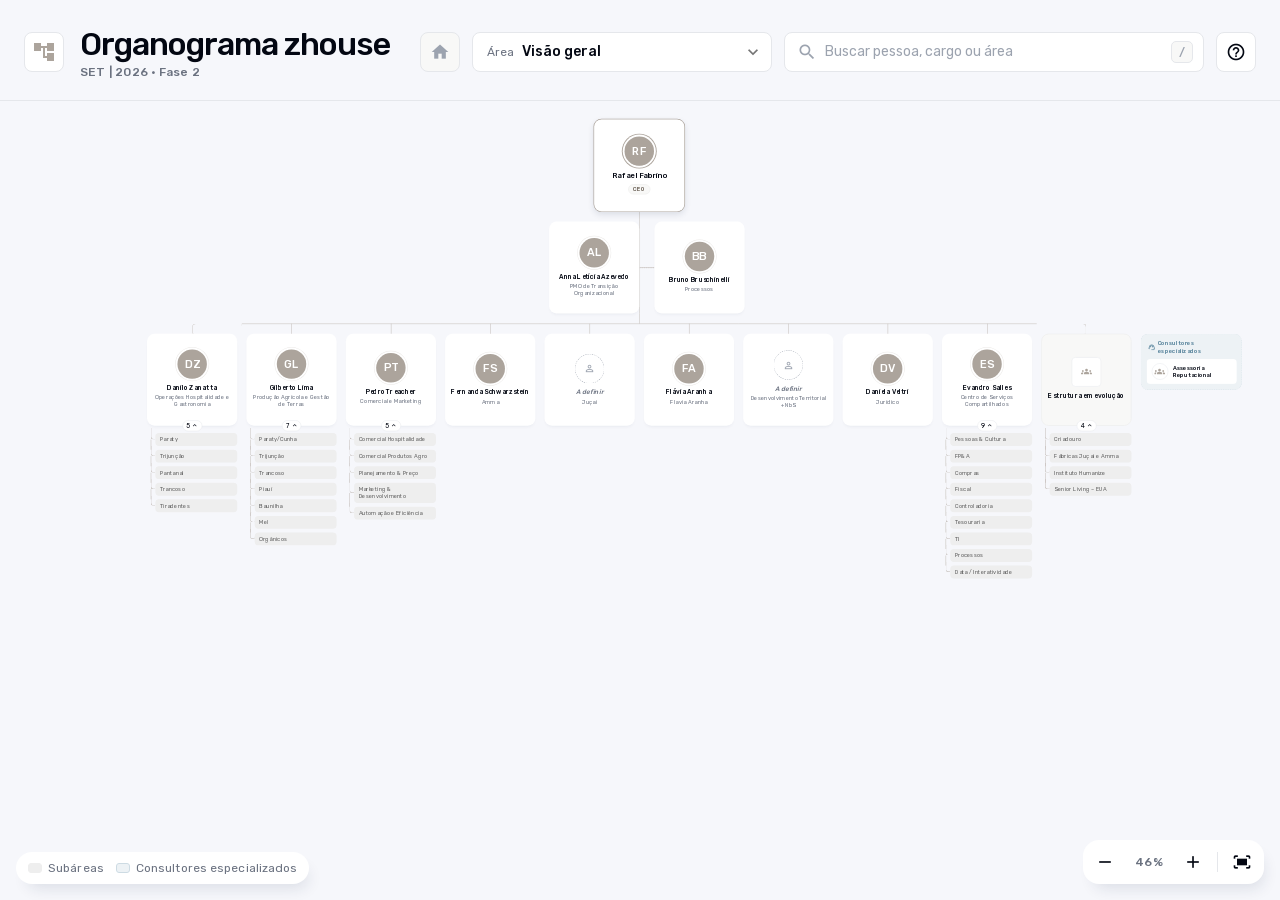
<file: index.html>
<!doctype html>
<html lang="pt-BR">
<head>
  <meta charset="utf-8">
  <meta name="viewport" content="width=device-width, initial-scale=1">
  <title>Organograma zhouse</title>
  <link rel="preload" href="fonts/Rubik.woff2" as="font" type="font/woff2" crossorigin>
  <link rel="preload" href="fonts/MaterialIcons.woff2" as="font" type="font/woff2" crossorigin>
  <script>
    // Celular abre a versão mobile automaticamente, a menos que a pessoa tenha escolhido ver o organograma completo
    (function () {
      var phone = window.matchMedia && matchMedia('(pointer: coarse)').matches && Math.min(screen.width, screen.height) <= 600;
      window.ORG_IS_PHONE = !!phone;
      var pref = null; try { pref = sessionStorage.getItem('org-view'); } catch (e) {}
      if (phone && pref !== 'full') location.replace('mobile.html' + location.hash);
    })();
  </script>
  <link rel="stylesheet" href="css/styles.css">
  <style>html, body { margin: 0; background: #F6F7FB; }</style>
</head>
<body>
  <main id="org-app" class="org-app" aria-label="Organograma zhouse"></main>
  <noscript><p style="padding:24px;font-family:sans-serif">Ative o JavaScript para visualizar o organograma.</p></noscript>
  <script src="js/data.js"></script>
  <script src="js/organograma.js"></script>
</body>
</html>
</file>
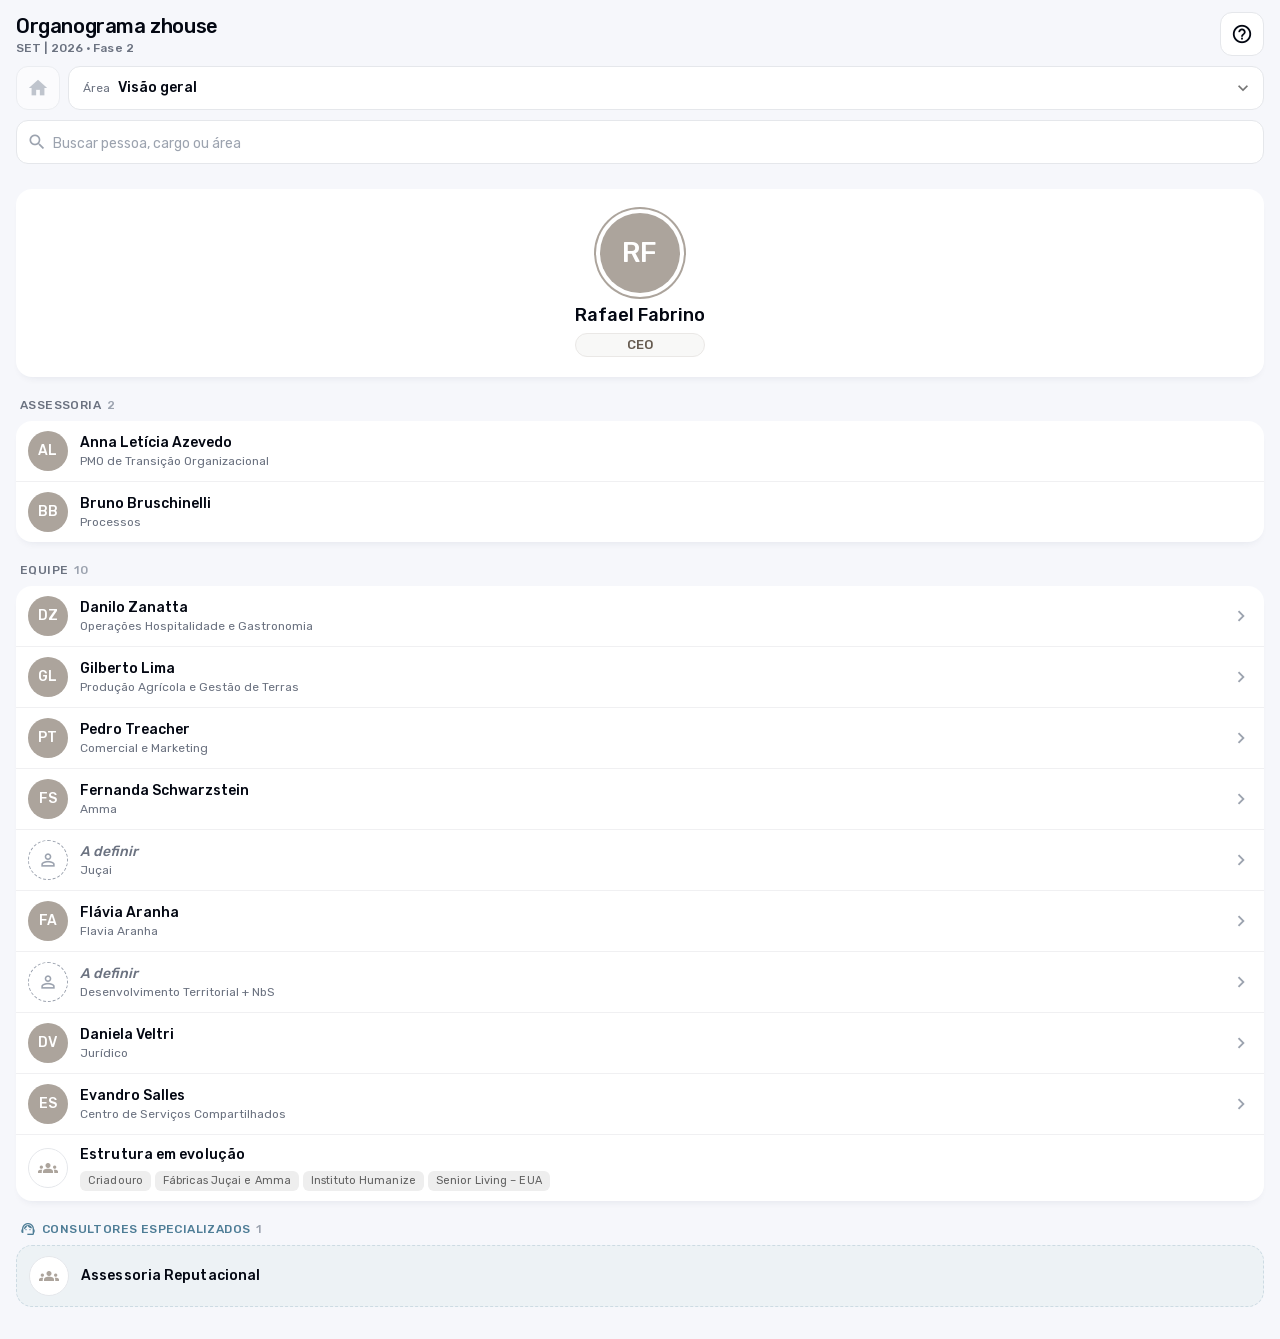
<file: mobile.html>
<!doctype html>
<html lang="pt-BR">
<head>
  <meta charset="utf-8">
  <meta name="viewport" content="width=device-width, initial-scale=1, viewport-fit=cover">
  <meta name="theme-color" content="#F6F7FB">
  <title>Organograma zhouse · Mobile</title>
  <link rel="preload" href="fonts/Rubik.woff2" as="font" type="font/woff2" crossorigin>
  <link rel="preload" href="fonts/MaterialIcons.woff2" as="font" type="font/woff2" crossorigin>
  <link rel="stylesheet" href="css/mobile.css">
</head>
<body>
  <div id="om-app" class="om-app"></div>
  <noscript><p style="padding:24px;font-family:sans-serif">Ative o JavaScript para visualizar o organograma.</p></noscript>
  <script src="js/data.js"></script>
  <script src="js/organograma-mobile.js"></script>
</body>
</html>
</file>
<file: css/styles.css>
/* Organograma zhouse — visual alinhado ao design system da intranet Conexão.
   Tudo escopado em .org-app para não vazar estilos quando embutido. */

@font-face { font-family: "Rubik"; font-style: normal; font-weight: 300 900; font-display: swap; src: url("../fonts/Rubik.woff2") format("woff2"); }
@font-face { font-family: "Material Icons"; font-style: normal; font-weight: 400; font-display: block; src: url("../fonts/MaterialIcons.woff2") format("woff2"); }

.org-app {
  --org-bg: #f6f7fb;
  --org-sand: #aca49c;
  --org-sand-soft: #f8f8f7;
  --org-sand-line: #eae8e6;
  --org-earth: #665b50;
  --org-earth-soft: #f3f2f1;
  --org-earth-line: #d9d6d3;
  --org-lake: #4e7d96;
  --org-lake-soft: #edf2f5;
  --org-lake-line: #cddbe3;
  --org-ink: #030712;
  --org-ink-2: #6b7280;
  --org-ink-3: #9ca3af;
  --org-muted: rgba(0, 0, 0, 0.6);
  --org-icon: rgba(0, 0, 0, 0.54);
  --org-border: #e5e7eb;
  --org-divider: #d9d9dd;
  --org-tile: #eeeeee;
  --org-line: #bdb6b0;
  --org-success: #16a34a;
  --org-success-bg: #f0fdf4;
  --org-shadow-card: rgba(24, 39, 75, 0.12) 0px 5px 10px -6px;
  --org-shadow-panel: rgba(24, 39, 75, 0.12) 5px 10px 15px -6px;
  --org-shadow-raised: rgba(24, 39, 75, 0.12) 0px 6px 14px 1px;
  --org-ease: cubic-bezier(0.4, 0, 0.2, 1);
  --org-card-w: 196px;
  --org-card-h: 200px;
  --org-gap: 22px;

  box-sizing: border-box;
  display: flex;
  flex-direction: column;
  height: 100vh;
  min-height: 480px;
  background: var(--org-bg);
  color: var(--org-ink);
  font-family: "Rubik", ui-sans-serif, system-ui, sans-serif;
  font-size: 14px;
  line-height: 20px;
  letter-spacing: 0.1px;
  -webkit-font-smoothing: antialiased;
  overflow: hidden;
}
.org-app *, .org-app *::before, .org-app *::after { box-sizing: border-box; }
.org-app button { font: inherit; color: inherit; }
.org-app a { color: var(--org-lake); text-decoration: none; }
.org-app a:hover { color: var(--org-earth); }
.org-app :focus-visible { outline: 2px solid var(--org-lake); outline-offset: 2px; }

.org-icon {
  font-family: "Material Icons"; font-weight: normal; font-style: normal; font-size: 24px;
  line-height: 1; width: 1em; height: 1em; overflow: hidden; display: inline-block;
  text-transform: none; letter-spacing: normal; white-space: nowrap; direction: ltr;
  font-feature-settings: "liga"; -webkit-font-smoothing: antialiased; user-select: none; flex-shrink: 0;
}
.org-sr { position: absolute; width: 1px; height: 1px; padding: 0; margin: -1px; overflow: hidden; clip: rect(0 0 0 0); white-space: nowrap; border: 0; }

/* ---------- Topo ---------- */
.org-top { flex-shrink: 0; padding: 24px 24px 20px; display: flex; flex-direction: column; gap: 16px; }
.org-titlebar { display: flex; align-items: center; justify-content: space-between; gap: 16px; flex-wrap: wrap; }
.org-title { display: flex; align-items: center; gap: 16px; min-width: 0; }
.org-title-badge { display: flex; align-items: center; justify-content: center; padding: 7px; background: #fff; border: 1px solid var(--org-border); border-radius: 8px; color: var(--org-sand); }
.org-title h1 { margin: 0; font-size: 32px; line-height: 40px; font-weight: 500; letter-spacing: -1px; color: var(--org-ink); }
.org-title p { margin: 0; font-size: 12px; line-height: 16px; font-weight: 500; letter-spacing: 0.2px; color: var(--org-ink-2); }

.org-controls { display: flex; align-items: center; gap: 12px; flex: 1 1 520px; justify-content: flex-end; flex-wrap: wrap; min-width: 0; }

/* Seletor de área */
.org-picker { position: relative; flex: 0 1 300px; min-width: 220px; }
.org-picker-btn { display: flex; align-items: center; gap: 8px; width: 100%; height: 40px; padding: 0 8px 0 14px; background: #fff; border: 1px solid var(--org-border); border-radius: 8px; cursor: pointer; text-align: left; transition: border-color 150ms var(--org-ease); }
.org-picker-btn:hover, .org-picker-btn[aria-expanded="true"] { border-color: var(--org-sand); }
.org-picker-lbl { font-size: 12px; line-height: 16px; color: var(--org-ink-2); }
.org-picker-val { flex: 1; min-width: 0; font-weight: 500; white-space: nowrap; overflow: hidden; text-overflow: ellipsis; }
.org-picker-btn .org-icon { color: var(--org-icon); font-size: 20px; transition: transform 200ms var(--org-ease); }
.org-picker-btn[aria-expanded="true"] .org-icon { transform: rotate(180deg); }
.org-menu { position: absolute; z-index: 40; top: 44px; left: 0; display: flex; flex-direction: column; gap: 1px; width: 100%; max-height: calc(100vh - 110px); overflow-y: auto; margin: 0; padding: 6px; list-style: none; background: #fff; border-radius: 8px; box-shadow: var(--org-shadow-raised); }
.org-menu[hidden] { display: none; }
.org-menu-first { padding-bottom: 4px; margin-bottom: 4px; border-bottom: 1px solid var(--org-border); }
.org-menu-item { display: flex; align-items: center; gap: 10px; width: 100%; padding: 6px 8px; border: 0; border-radius: 5px; background: none; text-align: left; cursor: pointer; }
.org-menu-item:hover, .org-menu-item:focus-visible { background: #f5f5f5; outline: 0; }
.org-menu-item[aria-selected="true"] { background: var(--org-sand-soft); }
.org-menu-item .org-result-text { flex: 1; }
.org-menu-item .org-result-text strong, .org-menu-item .org-result-text span { white-space: normal; overflow: visible; }
.org-menu-item .org-photo--sm, .org-menu-ic { width: 32px; height: 32px; font-size: 12px; }
.org-menu-ic { flex-shrink: 0; display: inline-flex; align-items: center; justify-content: center; width: 36px; height: 36px; border-radius: 50%; background: var(--org-sand-soft); color: var(--org-sand); }
.org-menu-ic .org-icon { font-size: 18px; }
.org-menu-check { display: inline-flex; color: var(--org-sand); visibility: hidden; }
.org-menu-check .org-icon { font-size: 18px; }
.org-menu-item[aria-selected="true"] .org-menu-check { visibility: visible; }

/* Busca */
.org-search { position: relative; flex: 1 1 280px; max-width: 420px; min-width: 0; }
.org-search-field { display: flex; align-items: center; gap: 2px; height: 40px; padding: 0 6px 0 8px; background: #fff; border: 1px solid var(--org-border); border-radius: 8px; transition: border-color 150ms var(--org-ease); }
.org-search-field:hover, .org-search-field:focus-within { border-color: var(--org-sand); }
.org-search-field input { flex: 1; min-width: 0; border: 0; outline: 0; background: none; font: inherit; color: var(--org-ink); }
.org-search-field input::placeholder { color: var(--org-ink-3); }
.org-search-field .org-icon { color: var(--org-ink-3); padding: 4px; box-sizing: content-box; font-size: 20px; }
.org-kbd { display: inline-flex; align-items: center; justify-content: center; min-width: 22px; height: 22px; margin-right: 4px; padding: 0 6px; border: 1px solid var(--org-border); border-radius: 5px; font: 500 12px/16px "Rubik", sans-serif; color: var(--org-ink-3); background: var(--org-sand-soft); }
.org-kbd[hidden], .org-search-field:focus-within .org-kbd { display: none; }
.org-search-clear { display: inline-flex; padding: 0; border: 0; border-radius: 50%; background: none; cursor: pointer; }
.org-search-clear[hidden] { display: none; }
.org-search-clear:hover .org-icon { color: var(--org-ink); }
.org-search-field input::-webkit-search-cancel-button { display: none; }
.org-result-text { flex: 1; }
.org-result-area { flex-shrink: 0; max-width: 40%; padding: 2px 8px; border-radius: 20px; background: var(--org-sand-soft); border: 1px solid var(--org-sand-line); font-size: 12px; line-height: 16px; color: var(--org-earth); white-space: nowrap; overflow: hidden; text-overflow: ellipsis; }
.org-results { position: absolute; z-index: 30; top: 44px; left: 0; right: 0; max-height: 360px; overflow-y: auto; margin: 0; padding: 6px; list-style: none; background: #fff; border-radius: 8px; box-shadow: var(--org-shadow-raised); }
.org-results[hidden] { display: none; }
.org-result { display: flex; align-items: center; gap: 10px; width: 100%; padding: 8px; border: 0; border-radius: 5px; background: none; text-align: left; cursor: pointer; }
.org-result:hover, .org-result[aria-selected="true"] { background: #f5f5f5; }
.org-result-text { min-width: 0; }
.org-result-text strong { display: block; font-weight: 500; overflow: hidden; text-overflow: ellipsis; white-space: nowrap; }
.org-result-text span { display: block; font-size: 12px; line-height: 16px; color: var(--org-ink-2); overflow: hidden; text-overflow: ellipsis; white-space: nowrap; }
.org-result-empty { padding: 10px; font-size: 12px; color: var(--org-ink-2); }

/* ---------- Área do organograma ---------- */
.org-viewport { position: relative; flex: 1; min-height: 0; overflow: auto; border-top: 1px solid var(--org-border); cursor: grab; touch-action: pan-x pan-y; }
.org-viewport.is-panning { cursor: grabbing; user-select: none; }
.org-stage { position: relative; }
.org-canvas { position: absolute; top: 0; left: 0; display: block; width: max-content; padding: 40px 48px 96px; transform-origin: 0 0; }

.org-tools { position: absolute; z-index: 20; right: 16px; bottom: 16px; display: flex; align-items: center; gap: 2px; padding: 4px; background: #fff; border-radius: 16px; box-shadow: var(--org-shadow-panel); }
.org-tool { display: inline-flex; align-items: center; justify-content: center; width: 36px; height: 36px; border: 0; border-radius: 12px; background: transparent; color: var(--org-icon); cursor: pointer; transition: background-color 150ms var(--org-ease), color 150ms var(--org-ease); }
.org-tool:hover { background: #f5f5f5; color: var(--org-sand); }
.org-tool .org-icon { font-size: 20px; }
.org-zoom-label { min-width: 48px; text-align: center; font-size: 12px; line-height: 16px; font-weight: 500; color: var(--org-ink-2); }
.org-tool-sep { width: 1px; height: 20px; background: var(--org-border); margin: 0 4px; }

.org-legend { position: absolute; z-index: 20; left: 16px; bottom: 16px; display: flex; flex-wrap: nowrap; overflow: hidden; gap: 12px; padding: 8px 12px; background: #fff; border-radius: 16px; box-shadow: var(--org-shadow-panel); font-size: 12px; line-height: 16px; color: var(--org-ink-2); max-width: calc(100% - 260px); }
.org-legend span { display: inline-flex; align-items: center; gap: 6px; white-space: nowrap; }
.org-legend i { width: 14px; height: 10px; border-radius: 3px; border: 1px solid; }
.org-legend .is-transversal { background: var(--org-earth-soft); border-color: var(--org-earth-line); }
.org-legend .is-consultants { background: var(--org-lake-soft); border-color: var(--org-lake-line); }
.org-legend .is-interim { background: var(--org-success-bg); border-color: #bbf7d0; }
.org-legend .is-matrix { background: #fff; border: 1.5px dashed var(--org-line); }
.org-legend .is-units { background: var(--org-tile); border-color: var(--org-tile); }

/* ---------- Árvore ---------- */
.org-tree { display: flex; justify-content: center; margin: 0; padding: 0; list-style: none; }
.org-row { position: relative; display: grid; grid-template-columns: 1fr auto 1fr; align-items: start; margin: 0; padding: var(--org-gap) 0 0; }
.org-row::before { content: ""; position: absolute; top: 0; left: calc(50% + var(--drop-dx, 0px)); height: var(--org-gap); border-left: 1.5px solid var(--org-line); }
.org-row.no-line::before { display: none; }
.org-row-main { display: flex; justify-content: center; align-items: flex-start; margin: 0; padding: 0; list-style: none; }
.org-row-side { display: flex; align-items: flex-start; gap: 20px; margin: 0; padding: 0 0 0 10px; list-style: none; } /* mesmo espaçamento do fluxo: 10px do ramo + 10px = 20px */
.org-row-side:empty { padding: 0; }
.org-branch { position: relative; display: flex; flex-direction: column; align-items: center; padding: 0 10px; }
.org-row-main > .org-branch { padding-top: var(--org-gap); }
.org-row-main > .org-branch::before, .org-row-main > .org-branch::after { content: ""; position: absolute; top: 0; right: 50%; width: 50%; height: var(--org-gap); border-top: 1.5px solid var(--org-line); }
.org-row-main > .org-branch::after { right: auto; left: 50%; border-left: 1.5px solid var(--org-line); }
.org-row-main > .org-branch.is-first::before { border-top: 0; }
.org-row-main > .org-branch.is-first::after { border-top-left-radius: 8px; }
.org-row-main > .org-branch.is-last::after { border: 0; }
.org-row-main > .org-branch.is-last::before { border-right: 1.5px solid var(--org-line); border-top-right-radius: 8px; }
.org-row-main > .org-branch.is-only { padding-top: 0; }
.org-row-main > .org-branch.is-only::before, .org-row-main > .org-branch.is-only::after { display: none; }
.org-row-side > .org-branch { padding: var(--org-gap) 0 0; }

.org-node { position: relative; display: flex; flex-direction: column; width: var(--org-card-w); }
.org-branch.is-collapsed > .org-row, .org-branch.is-collapsed > .org-node > .org-stack, .org-branch.is-collapsed > .org-head > .org-node > .org-stack { display: none; }
.org-links { position: absolute; top: 0; left: 0; overflow: visible; pointer-events: none; }
.org-links path { fill: none; stroke: var(--org-line); stroke-width: 1.5; }

/* Laterais: gestão matricial (esq.), aside (dir.) e assessorias do CEO */
.org-head, .org-staffrow { display: grid; grid-template-columns: 1fr auto 1fr; align-items: start; }
.org-side { display: flex; flex-direction: column; justify-content: center; gap: 8px; min-height: var(--org-card-h); }
.org-side.is-left { align-items: flex-end; }
.org-side.is-right { align-items: flex-start; }
.org-side-item { display: flex; align-items: center; }
.org-side-link { flex: 0 0 32px; border-top: 1.5px solid var(--org-line); }
.org-side-link.is-dashed { border-top-style: dashed; }
.org-side-item > .org-card, .org-side-item > .org-matrix { flex-shrink: 0; }
.org-side-item > .org-card { width: var(--org-card-w); }
.org-staffrow { padding: 0; }
.org-staffrow .org-side { padding: var(--org-gap) 0 0; }
.org-trunk { align-self: stretch; width: 0; border-left: 1.5px solid var(--org-line); }
.org-staffrow + .org-row { padding-top: var(--org-gap); }
.org-matrix { position: relative; display: flex; flex-direction: column; gap: 8px; width: 166px; padding-right: 16px; }
.org-matrix .org-unit { position: relative; }
.org-matrix .org-unit::after { content: ""; position: absolute; top: 50%; right: -16px; width: 16px; border-top: 1.5px dashed var(--org-line); }
.org-matrix::after { content: ""; position: absolute; right: 0; top: 14px; bottom: 14px; border-right: 1.5px dashed var(--org-line); }
.org-unit.is-matrix { background: #fff; border: 1.5px dashed var(--org-line); color: var(--org-ink); }

/* ---------- Cards ---------- */
.org-card {
  position: relative; display: flex; flex-direction: column; align-items: center; justify-content: center; gap: 10px; width: 100%;
  height: var(--org-card-h); overflow: hidden; padding: 16px 12px; background: #fff; border: 0; border-radius: 16px; box-shadow: var(--org-shadow-card);
  text-align: center; transition: box-shadow 300ms var(--org-ease), transform 300ms var(--org-ease);
}
button.org-card, button.org-mini { cursor: pointer; }
button.org-card:hover { box-shadow: var(--org-shadow-raised); }
button.org-card:hover .org-name, button.org-mini:hover .org-name { color: var(--org-sand); }
.org-card .org-text { display: flex; flex-direction: column; gap: 2px; width: 100%; min-width: 0; }
.org-name { font-size: 14px; line-height: 20px; font-weight: 500; color: var(--org-ink); overflow-wrap: anywhere; transition: color 150ms var(--org-ease); }
.org-role { font-size: 12px; line-height: 16px; letter-spacing: 0.2px; color: var(--org-ink-2); overflow-wrap: anywhere; }
.org-card--ceo { background: #fff; box-shadow: 0 0 0 1.5px var(--org-sand), var(--org-shadow-raised); }
.org-card--ceo .org-name { font-size: 16px; line-height: 24px; }
.org-card--ceo .org-role { display: inline-block; align-self: center; width: auto; margin-top: 4px; padding: 2px 10px; border-radius: 20px; background: var(--org-sand-soft); border: 1px solid var(--org-sand-line); color: var(--org-earth); font-weight: 500; }
button.org-card--ceo:hover { box-shadow: 0 0 0 1.5px var(--org-sand), var(--org-shadow-raised); }
.org-card--vacant .org-name, .org-mini--vacant .org-name { color: var(--org-ink-2); font-style: italic; }
.org-card--area { background: var(--org-sand-soft); box-shadow: none; border: 1px solid var(--org-sand-line); }

.org-tag { display: inline-flex; align-self: center; margin-top: 4px; padding: 2px 8px; border-radius: 20px; font-size: 12px; line-height: 16px; letter-spacing: 0.2px; background: var(--org-success-bg); color: #15803d; outline: 1px solid #bbf7d0; }
.org-mini .org-tag { align-self: flex-start; }

/* Foto */
.org-photo { position: relative; flex-shrink: 0; width: 64px; height: 64px; border-radius: 50%; overflow: hidden; background: var(--org-sand); color: #fff; display: flex; align-items: center; justify-content: center; font-weight: 500; font-size: 24px; letter-spacing: 0.5px; box-shadow: 0 0 0 4px #fff, 0 0 0 5px var(--org-sand-line); }
.org-card--ceo .org-photo { box-shadow: 0 0 0 4px #fff, 0 0 0 6px var(--org-sand); }
.org-photo img { position: absolute; inset: 0; width: 100%; height: 100%; object-fit: cover; display: block; }
.org-photo.is-vacant { background: #fff; color: var(--org-ink-3); border: 1.5px dashed var(--org-ink-3); box-shadow: none; }
.org-photo.is-entity, .org-photo.is-area { border-radius: 8px; background: #fff; color: var(--org-sand); border: 1px solid var(--org-border); box-shadow: none; }
.org-photo--sm { width: 36px; height: 36px; font-size: 13px; box-shadow: none; }
.org-photo--lg { width: 104px; height: 104px; font-size: 34px; }
.org-photo--sm.is-vacant, .org-photo--sm.is-entity, .org-photo--sm.is-area { border-radius: 50%; }
.org-photo--sm .org-icon { font-size: 18px; }
.org-photo.is-area .org-icon, .org-photo.is-entity .org-icon { font-size: 24px; }

/* Card compacto (pilhas e grupos) */
.org-mini { position: relative; display: flex; align-items: center; gap: 10px; width: 100%; padding: 8px 10px; background: #fff; border: 1px solid var(--org-border); border-radius: 8px; text-align: left; transition: border-color 150ms var(--org-ease), box-shadow 300ms var(--org-ease); }
button.org-mini:hover { border-color: var(--org-sand); box-shadow: var(--org-shadow-card); }
.org-mini .org-text { display: flex; flex-direction: column; min-width: 0; }
.org-mini .org-name { font-size: 12px; line-height: 16px; }
.org-mini .org-role { font-size: 12px; line-height: 16px; }

/* Pilha sob o card (subáreas e liderados empilhados) */
.org-stack { position: relative; display: flex; flex-direction: column; gap: 8px; margin: 12px 0 0; padding: 0 0 0 18px; list-style: none; }
.org-stack > li { position: relative; }
.org-stack > li::before { content: ""; position: absolute; left: -10px; top: -12px; width: 10px; height: calc(50% + 12px); border-left: 1.5px solid var(--org-line); border-bottom: 1.5px solid var(--org-line); border-bottom-left-radius: 6px; }
.org-stack > li + li::before { top: -8px; height: calc(50% + 8px); }
.org-stack > li:not(:last-child)::after { content: ""; position: absolute; left: -10px; top: 50%; bottom: -8px; border-left: 1.5px solid var(--org-line); }
.org-stack > li > .org-node { width: 100%; }
.org-stack .org-stack { margin-top: 8px; }
.org-unit { display: block; padding: 6px 10px; background: var(--org-tile); border-radius: 8px; font-size: 12px; line-height: 16px; letter-spacing: 0.2px; color: var(--org-muted); overflow-wrap: anywhere; }

/* Recolher/expandir */
.org-toggle { position: relative; z-index: 2; align-self: center; margin-top: -12px; display: inline-flex; align-items: center; gap: 2px; height: 24px; padding: 0 6px 0 8px; border: 1px solid var(--org-border); border-radius: 12px; background: #fff; color: var(--org-ink-2); font-size: 12px; line-height: 16px; font-weight: 500; cursor: pointer; transition: color 150ms var(--org-ease), border-color 150ms var(--org-ease); }
.org-toggle:hover { color: var(--org-sand); border-color: var(--org-sand); }
.org-toggle .org-icon { font-size: 16px; }
.org-node.has-toggle > .org-stack { margin-top: 4px; }
.org-node.has-toggle > .org-card { padding-bottom: 20px; }
.org-card .org-name { display: -webkit-box; -webkit-box-orient: vertical; -webkit-line-clamp: 3; overflow: hidden; }
.org-card .org-role { display: -webkit-box; -webkit-box-orient: vertical; -webkit-line-clamp: 3; overflow: hidden; }
.org-mini .org-text { flex: 1; }

/* Grupos (atuação transversal / consultores) */
.org-group { width: calc(var(--org-card-w) + 24px); padding: 12px; border-radius: 16px; border: 1px solid; display: flex; flex-direction: column; gap: 8px; }
.org-group-title { display: flex; align-items: center; gap: 6px; font-size: 12px; line-height: 16px; font-weight: 500; letter-spacing: 0.2px; padding: 0 2px 2px; }
.org-group-title .org-icon { font-size: 16px; }
.org-group--transversal { background: var(--org-earth-soft); border-color: var(--org-earth-line); }
.org-group--transversal .org-group-title { color: var(--org-earth); }
.org-group--consultants { background: var(--org-lake-soft); border-color: var(--org-lake-line); border-style: dashed; }
.org-group--consultants .org-group-title { color: var(--org-lake); }
.org-group .org-mini { border-color: transparent; }
.org-group .org-stack { margin-top: 8px; }

/* Destaque após busca */
.org-dim { position: absolute; inset: 0; z-index: 5; background: rgba(246, 247, 251, 0.6); opacity: 0; pointer-events: none; transition: opacity 700ms var(--org-ease); }
.org-dim.is-on { opacity: 1; transition-duration: 300ms; }
.org-app .is-spot { position: relative; z-index: 6; }
.org-app .org-card, .org-app .org-mini { transition: box-shadow 500ms var(--org-ease), transform 500ms var(--org-ease), border-color 150ms var(--org-ease); }

/* Botões de ícone (início / ajuda) */
.org-icon-btn { flex-shrink: 0; display: inline-flex; align-items: center; justify-content: center; width: 40px; height: 40px; padding: 0; background: #fff; border: 1px solid var(--org-border); border-radius: 8px; color: var(--org-icon); cursor: pointer; transition: border-color 150ms var(--org-ease), color 150ms var(--org-ease); }
.org-icon-btn:hover:not(:disabled), .org-icon-btn[aria-expanded="true"] { border-color: var(--org-sand); color: var(--org-sand); }
.org-icon-btn:disabled { cursor: default; color: var(--org-ink-3); background: var(--org-sand-soft); }
.org-icon-btn .org-icon { font-size: 20px; }
.org-help { position: relative; flex-shrink: 0; }
.org-help-panel { position: absolute; z-index: 40; top: 44px; right: 0; width: min(340px, calc(100vw - 48px)); display: flex; flex-direction: column; gap: 14px; padding: 16px; background: #fff; border-radius: 16px; box-shadow: var(--org-shadow-raised); }
.org-help-panel[hidden] { display: none; }
.org-help-panel p { margin: 0; }
.org-help-head { display: flex; align-items: center; gap: 12px; }
.org-help-badge { flex-shrink: 0; display: inline-flex; align-items: center; justify-content: center; width: 40px; height: 40px; border-radius: 50%; background: var(--org-sand-soft); color: var(--org-sand); }
.org-help-badge .org-icon { font-size: 22px; }
.org-help-title { display: block; font-size: 16px; line-height: 24px; font-weight: 500; }
.org-help-updated { display: block; font-size: 12px; line-height: 16px; color: var(--org-ink-2); }
.org-help-about { font-size: 14px; line-height: 20px; color: var(--org-ink-2); }
.org-tip { display: flex; flex-direction: column; gap: 12px; padding: 14px; border-radius: 12px; background: var(--org-sand-soft); }
.org-tip-top { display: flex; justify-content: space-between; align-items: center; }
.org-tip-label { font-size: 12px; line-height: 16px; font-weight: 500; letter-spacing: 0.4px; text-transform: uppercase; color: var(--org-earth); }
.org-tip-count { font-size: 12px; line-height: 16px; color: var(--org-ink-2); }
.org-tip-body { display: flex; align-items: flex-start; gap: 12px; min-height: 64px; }
.org-tip-ic { flex-shrink: 0; display: inline-flex; align-items: center; justify-content: center; width: 40px; height: 40px; border-radius: 12px; background: #fff; color: var(--org-sand); box-shadow: var(--org-shadow-card); }
.org-tip-ic .org-icon { font-size: 22px; }
.org-tip-title { display: block; font-size: 14px; line-height: 20px; font-weight: 500; }
.org-tip-text { font-size: 12px; line-height: 16px; color: var(--org-ink-2); }
.org-tip-foot { display: flex; align-items: center; justify-content: space-between; }
.org-tip-nav { display: inline-flex; align-items: center; justify-content: center; width: 32px; height: 32px; padding: 0; border: 0; border-radius: 50%; background: #fff; color: var(--org-icon); cursor: pointer; }
.org-tip-nav:hover { color: var(--org-sand); }
.org-tip-nav .org-icon { font-size: 20px; }
.org-tip-dots { display: flex; gap: 6px; }
.org-tip-dot { width: 6px; height: 6px; padding: 0; border: 0; border-radius: 3px; background: var(--org-sand-line); cursor: pointer; transition: width 250ms var(--org-ease), background-color 250ms var(--org-ease); }
.org-tip-dot[aria-selected="true"] { width: 18px; background: var(--org-sand); }
@media (max-width: 640px) { .org-controls { flex-basis: 100%; } .org-picker, .org-search { flex: 1 1 100%; max-width: none; } }
.org-app .is-highlight { animation: org-pulse 1.6s var(--org-ease) 2; }
@keyframes org-pulse { 0%, 100% { box-shadow: 0 0 0 0 rgba(78,125,150,0); } 40% { box-shadow: 0 0 0 6px rgba(78,125,150,0.35); } }

/* ---------- Janela de detalhes ---------- */
.org-modal { position: fixed; inset: 0; z-index: 100; display: flex; align-items: center; justify-content: center; padding: 16px; }
.org-modal[hidden] { display: none; }
.org-modal-backdrop { position: absolute; inset: 0; background: rgba(37, 37, 37, 0.6); animation: org-fade 200ms var(--org-ease); }
.org-dialog { position: relative; width: 100%; max-width: 400px; max-height: calc(100% - 16px); overflow-y: auto; background: #fff; border-radius: 16px; box-shadow: var(--org-shadow-raised); animation: org-rise 250ms var(--org-ease); }
.org-dialog-head { display: flex; flex-direction: column; align-items: center; gap: 12px; padding: 32px 24px 20px; text-align: center; background: var(--org-sand-soft); }
.org-dialog-head h2 { margin: 0; font-size: 20px; line-height: 32px; font-weight: 500; letter-spacing: -0.16px; }
.org-dialog-roles { display: flex; flex-direction: column; gap: 2px; margin-top: -8px; }
.org-dialog-roles span { font-size: 14px; line-height: 20px; color: var(--org-ink-2); }
.org-dialog-roles .org-chart-name { font-size: 12px; line-height: 16px; color: var(--org-lake); font-weight: 500; }
.org-close { position: absolute; top: 8px; right: 8px; display: inline-flex; padding: 8px; border: 0; border-radius: 50%; background: transparent; color: var(--org-icon); cursor: pointer; }
.org-close:hover { background: rgba(0, 0, 0, 0.04); }
.org-dialog-body { display: flex; flex-direction: column; gap: 16px; padding: 20px 24px 24px; }
.org-dialog-body p { margin: 0; }
.org-desc { font-size: 14px; line-height: 20px; color: var(--org-ink); text-align: center; }
.org-note { padding: 8px 12px; border-radius: 8px; background: var(--org-success-bg); color: #15803d; font-size: 12px; line-height: 16px; }
.org-contacts { display: flex; flex-direction: column; gap: 8px; }
.org-contact { display: flex; align-items: center; gap: 12px; padding: 10px 12px; border-radius: 12px; background: var(--org-sand-soft); color: var(--org-ink); text-decoration: none; transition: background 200ms var(--org-ease); }
.org-contact:hover { background: var(--org-tile); }
.org-contact-ic { flex: none; display: inline-flex; align-items: center; justify-content: center; width: 36px; height: 36px; border-radius: 50%; background: #fff; color: var(--org-sand); }
.org-contact-ic .org-icon { font-size: 20px; }
.org-contact-txt { display: flex; flex-direction: column; min-width: 0; text-align: left; }
.org-contact-lbl { font-size: 12px; line-height: 16px; color: var(--org-ink-2); }
.org-contact-val { font-size: 14px; line-height: 20px; font-weight: 500; overflow-wrap: anywhere; }
.org-contact:hover .org-contact-val { color: var(--org-earth); }
.org-empty { font-size: 12px; line-height: 16px; color: var(--org-ink-2); text-align: center; }
.org-also { display: flex; flex-direction: column; align-items: center; gap: 4px; text-align: center; }
.org-also-title { font-size: 12px; line-height: 16px; font-weight: 500; letter-spacing: 0.2px; color: var(--org-ink-2); }
.org-also button { padding: 0; border: 0; background: none; color: var(--org-lake); font-size: 14px; line-height: 20px; text-align: center; text-decoration: underline; text-underline-offset: 3px; text-decoration-color: rgba(0,0,0,0.2); cursor: pointer; font-family: inherit; }
.org-also button:hover { color: var(--org-earth); text-decoration-color: currentColor; }
.org-btn { display: inline-flex; align-items: center; justify-content: center; gap: 8px; min-width: 64px; height: 40px; padding: 6px 16px; border: 0; border-radius: 16px; background: var(--org-earth); color: #fff; font-size: 14px; line-height: 20px; font-weight: 500; cursor: pointer; transition: box-shadow 250ms var(--org-ease); }
.org-btn:active { box-shadow: rgba(0,0,0,0.2) 0px 3px 5px -1px, rgba(0,0,0,0.14) 0px 5px 8px 0px, rgba(0,0,0,0.12) 0px 1px 14px 0px; }
.org-btn .org-icon { font-size: 18px; }
.org-app .org-btn { color: #fff; font-size: 14px; line-height: 20px; }
.org-app .org-btn--sm { font-size: 12px; line-height: 16px; letter-spacing: 0.2px; }
.org-btn--sm { height: auto; min-width: 0; padding: 2px 6px 2px 10px; gap: 2px; border-radius: 20px; font-size: 12px; line-height: 16px; letter-spacing: 0.2px; background: var(--org-sand); }
.org-btn--sm .org-icon { font-size: 14px; }
.org-btn--sm:hover { background: var(--org-sand-dark, #8a837d); }
@keyframes org-fade { from { opacity: 0; } }
@keyframes org-rise { from { opacity: 0; transform: translateY(12px); } }

/* ---------- Responsivo ---------- */
@media (max-width: 900px) {
  .org-top { padding: 16px 16px 0; gap: 12px; }
  .org-title h1 { font-size: 20px; line-height: 32px; letter-spacing: -0.16px; }
  .org-search { max-width: none; }
  .org-legend { display: none; }
}
@media (max-width: 560px) {
  .org-modal { align-items: flex-end; padding: 0; }
  .org-dialog { max-width: none; max-height: 88%; border-radius: 16px 16px 0 0; }
  .org-tools { right: 8px; bottom: 8px; }
}
@media (prefers-reduced-motion: reduce) {
  .org-app *, .org-app *::before, .org-app *::after { animation: none !important; transition: none !important; }
}

.org-help-link { display: flex; align-items: center; justify-content: center; gap: 6px; height: 40px; border-radius: 8px; border: 1px solid var(--org-border); font-size: 14px; font-weight: 500; color: var(--org-ink) !important; }
.org-help-link:hover { border-color: var(--org-sand); }
.org-help-link .org-icon { font-size: 18px; color: var(--org-sand); }
.org-mobile-pill { position: absolute; z-index: 25; left: 50%; top: 12px; transform: translateX(-50%); display: inline-flex; align-items: center; gap: 6px; height: 40px; padding: 0 16px; border-radius: 20px; background: var(--org-earth); color: #fff !important; font-size: 14px; font-weight: 500; box-shadow: var(--org-shadow-raised); white-space: nowrap; }
.org-mobile-pill .org-icon { font-size: 18px; }

/* Celular vendo o formato de fluxo: topo igual ao da versão celular */
@media (max-width: 640px) {
  .org-top { padding: 12px 16px 12px; gap: 0; }
  .org-titlebar { display: grid; grid-template-columns: 44px minmax(0, 1fr) 44px; grid-template-areas: "title title help" "home picker picker" "search search search"; gap: 10px 8px; }
  .org-controls { display: contents; }
  .org-title { grid-area: title; gap: 0; }
  .org-title-badge { display: none; }
  .org-title h1 { font-size: 20px; line-height: 28px; letter-spacing: -0.4px; }
  .org-controls > .org-icon-btn { grid-area: home; }
  .org-picker { grid-area: picker; min-width: 0; }
  .org-search { grid-area: search; max-width: none; }
  .org-help { grid-area: help; }
  .org-icon-btn, .org-picker-btn, .org-search-field { width: 100%; height: 44px; border-radius: 12px; }
  .org-help .org-icon-btn { width: 44px; }
  .org-search-field input { font-size: 16px; }
  .org-kbd { display: none; }
  .org-menu { top: 50px; border-radius: 12px; }
  .org-results { top: 50px; }
  .org-help-panel { top: 50px; right: 0; }
}
</file>
<file: css/mobile.css>
/* Organograma zhouse — versão mobile. Mesmo visual da versão desktop, escopado em .om-app */
@font-face { font-family: "Rubik"; font-style: normal; font-weight: 300 900; font-display: swap; src: url("../fonts/Rubik.woff2") format("woff2"); }
@font-face { font-family: "Material Icons"; font-style: normal; font-weight: 400; font-display: block; src: url("../fonts/MaterialIcons.woff2") format("woff2"); }

html, body { margin: 0; background: #f6f7fb; -webkit-text-size-adjust: 100%; }
.om-app {
  --bg: #f6f7fb; --sand: #aca49c; --sand-soft: #f8f8f7; --sand-line: #eae8e6; --earth: #665b50; --earth-soft: #f3f2f1; --earth-line: #d9d6d3;
  --lake: #4e7d96; --lake-soft: #edf2f5; --lake-line: #cddbe3; --ink: #030712; --ink-2: #6b7280; --ink-3: #9ca3af; --icon: rgba(0,0,0,0.54);
  --border: #e5e7eb; --tile: #eeeeee; --line: #bdb6b0; --ok-bg: #f0fdf4; --ok: #15803d;
  --shadow-card: rgba(24,39,75,0.12) 0px 5px 10px -6px; --shadow-raised: rgba(24,39,75,0.12) 0px 6px 14px 1px; --ease: cubic-bezier(0.4,0,0.2,1);
  box-sizing: border-box; min-height: 100vh; min-height: 100dvh; background: var(--bg); color: var(--ink);
  font-family: "Rubik", ui-sans-serif, system-ui, sans-serif; font-size: 14px; line-height: 20px; letter-spacing: 0.1px; -webkit-font-smoothing: antialiased;
  -webkit-tap-highlight-color: transparent;
}
.om-app *, .om-app *::before, .om-app *::after { box-sizing: border-box; }
.om-app button { font: inherit; color: inherit; }
.om-app a { color: var(--lake); text-decoration: none; }
.om-app a:hover { color: var(--earth); }
.om-app :focus-visible { outline: 2px solid var(--lake); outline-offset: 2px; }
.om-icon { font-family: "Material Icons"; font-weight: normal; font-style: normal; font-size: 24px; line-height: 1; width: 1em; height: 1em; overflow: hidden; display: inline-block; text-transform: none; letter-spacing: normal; white-space: nowrap; direction: ltr; font-feature-settings: "liga"; -webkit-font-smoothing: antialiased; user-select: none; flex-shrink: 0; }

/* Topo */
.om-header { position: sticky; top: 0; z-index: 20; display: flex; flex-direction: column; gap: 10px; padding: calc(12px + env(safe-area-inset-top)) 16px 12px; background: var(--bg); border-bottom: 1px solid transparent; transition: border-color 200ms var(--ease), box-shadow 200ms var(--ease); }
.om-header.is-stuck { border-bottom-color: var(--border); box-shadow: rgba(24,39,75,0.06) 0 4px 8px -4px; }
.om-bar { display: flex; align-items: center; gap: 12px; }
.om-title { flex: 1; min-width: 0; }
.om-title h1 { margin: 0; font-size: 20px; line-height: 28px; font-weight: 500; letter-spacing: -0.4px; }
.om-title p { margin: 0; font-size: 12px; line-height: 16px; font-weight: 500; color: var(--ink-2); }
.om-icon-btn { flex-shrink: 0; display: inline-flex; align-items: center; justify-content: center; width: 44px; height: 44px; padding: 0; background: #fff; border: 1px solid var(--border); border-radius: 12px; color: var(--icon); cursor: pointer; }
.om-icon-btn .om-icon { font-size: 22px; }
.om-icon-btn:disabled { color: var(--ink-3); opacity: 0.6; }
.om-controls { display: flex; gap: 8px; }
.om-picker { flex: 1; min-width: 0; display: flex; align-items: center; gap: 8px; height: 44px; padding: 0 10px 0 14px; background: #fff; border: 1px solid var(--border); border-radius: 12px; text-align: left; cursor: pointer; }
.om-picker-lbl { font-size: 12px; line-height: 16px; color: var(--ink-2); }
.om-picker-val { flex: 1; min-width: 0; font-weight: 500; white-space: nowrap; overflow: hidden; text-overflow: ellipsis; }
.om-picker .om-icon { font-size: 20px; color: var(--icon); }
.om-search { position: relative; }
.om-search-field { display: flex; align-items: center; gap: 4px; height: 44px; padding: 0 4px 0 10px; background: #fff; border: 1px solid var(--border); border-radius: 12px; }
.om-search-field:focus-within { border-color: var(--sand); }
.om-search-field > .om-icon { font-size: 20px; color: var(--ink-3); }
.om-search-field input { flex: 1; min-width: 0; height: 100%; border: 0; outline: 0; background: none; font: inherit; font-size: 16px; color: var(--ink); }
.om-search-field input::placeholder { color: var(--ink-3); font-size: 14px; }
.om-search-field input::-webkit-search-cancel-button { display: none; }
.om-clear { display: inline-flex; align-items: center; justify-content: center; width: 36px; height: 36px; padding: 0; border: 0; border-radius: 50%; background: none; color: var(--ink-3); cursor: pointer; }
.om-clear[hidden] { display: none; }
.om-clear .om-icon { font-size: 20px; }
.om-results { position: absolute; z-index: 30; top: 50px; left: 0; right: 0; max-height: 60vh; overflow-y: auto; margin: 0; padding: 6px; list-style: none; background: #fff; border-radius: 12px; box-shadow: var(--shadow-raised); overscroll-behavior: contain; }
.om-results[hidden] { display: none; }
.om-result { display: flex; align-items: center; gap: 10px; width: 100%; min-height: 52px; padding: 8px; border: 0; border-radius: 8px; background: none; text-align: left; cursor: pointer; }
.om-result:active { background: #f5f5f5; }
.om-result-area { flex-shrink: 0; max-width: 38%; padding: 2px 8px; border-radius: 20px; background: var(--sand-soft); border: 1px solid var(--sand-line); font-size: 11px; line-height: 16px; color: var(--earth); white-space: nowrap; overflow: hidden; text-overflow: ellipsis; }
.om-empty-result { padding: 12px; font-size: 13px; color: var(--ink-2); }

/* Conteúdo */
.om-main { display: flex; flex-direction: column; gap: 20px; padding: 12px 16px calc(32px + env(safe-area-inset-bottom)); }
.om-crumbs { display: flex; align-items: center; gap: 4px; margin: 0 -4px; overflow-x: auto; scrollbar-width: none; }
.om-crumbs::-webkit-scrollbar { display: none; }
.om-back { flex-shrink: 0; display: inline-flex; align-items: center; justify-content: center; width: 36px; height: 36px; padding: 0; border: 0; border-radius: 50%; background: #fff; color: var(--icon); box-shadow: var(--shadow-card); cursor: pointer; margin-right: 4px; }
.om-back .om-icon { font-size: 20px; }
.om-crumb { flex-shrink: 0; padding: 6px 4px; border: 0; background: none; font-size: 12px; line-height: 16px; color: var(--ink-2); white-space: nowrap; cursor: pointer; }
.om-crumb[aria-current="page"] { color: var(--ink); font-weight: 500; cursor: default; }
.om-crumb-sep { flex-shrink: 0; font-size: 16px; color: var(--ink-3); }

.om-reports { display: flex; align-items: center; gap: 10px; padding: 8px 12px 8px 8px; border: 0; border-radius: 12px; background: #fff; box-shadow: var(--shadow-card); text-align: left; cursor: pointer; width: 100%; }
.om-reports-lbl { font-size: 11px; line-height: 14px; color: var(--ink-2); }

.om-focus { position: relative; display: flex; flex-direction: column; align-items: center; gap: 10px; width: 100%; padding: 24px 16px 20px; border: 0; border-radius: 16px; background: #fff; box-shadow: var(--shadow-card); text-align: center; cursor: pointer; }
div.om-focus { cursor: default; }
.om-app .om-focus--ceo { background: #fff; }
.om-focus--area { background: var(--sand-soft); box-shadow: none; border: 1px solid var(--sand-line); }
.om-focus-name { font-size: 18px; line-height: 24px; font-weight: 500; }
.om-focus-role { font-size: 13px; line-height: 18px; color: var(--ink-2); }
.om-focus--ceo .om-focus-role { display: inline-block; margin-top: 6px; padding: 2px 10px; border-radius: 20px; background: var(--sand-soft); border: 1px solid var(--sand-line); color: var(--earth); font-weight: 500; }
.om-focus--vacant .om-focus-name { color: var(--ink-2); font-style: italic; }
.om-focus-hint { display: inline-flex; align-items: center; gap: 4px; margin-top: 2px; font-size: 12px; line-height: 16px; font-weight: 500; color: var(--lake); }

.om-focus-hint .om-icon { font-size: 16px; }
.om-btn { display: inline-flex; align-items: center; justify-content: center; gap: 6px; height: 44px; padding: 0 18px; border: 0; border-radius: 16px; background: var(--earth); color: #fff !important; font-size: 14px; font-weight: 500; cursor: pointer; text-decoration: none; }
.om-btn--soft { background: var(--sand); }
.om-btn .om-icon { font-size: 18px; }

.om-section { display: flex; flex-direction: column; gap: 8px; }
.om-section-title { display: flex; align-items: center; gap: 6px; margin: 0; padding: 0 4px; font-size: 12px; line-height: 16px; font-weight: 500; letter-spacing: 0.4px; text-transform: uppercase; color: var(--ink-2); }
.om-section-title .om-icon { font-size: 16px; }
.om-section-title b { font-weight: 500; color: var(--ink-3); }
.om-list { display: flex; flex-direction: column; margin: 0; padding: 0; list-style: none; background: #fff; border-radius: 16px; box-shadow: var(--shadow-card); overflow: hidden; }
.om-list > li + li { border-top: 1px solid #f0f0f2; }
.om-section--transversal .om-section-title { color: var(--earth); }
.om-section--transversal .om-list { background: var(--earth-soft); box-shadow: none; border: 1px solid var(--earth-line); }
.om-section--transversal .om-list > li + li { border-top-color: var(--earth-line); }
.om-section--consultants .om-section-title { color: var(--lake); }
.om-section--consultants .om-list { background: var(--lake-soft); box-shadow: none; border: 1px dashed var(--lake-line); }
.om-section--consultants .om-list > li + li { border-top-color: var(--lake-line); }
.om-row { display: flex; align-items: center; gap: 12px; width: 100%; min-height: 60px; padding: 10px 12px; border: 0; background: transparent; text-align: left; transition: background-color 600ms var(--ease); }
button.om-row { cursor: pointer; }
button.om-row:active { background: rgba(0,0,0,0.03); }
.om-row.is-spot { background: var(--sand-soft); transition-duration: 200ms; }
.om-text { flex: 1; min-width: 0; display: flex; flex-direction: column; }
.om-name { font-size: 14px; line-height: 20px; font-weight: 500; overflow-wrap: anywhere; }
.om-role { font-size: 12px; line-height: 16px; color: var(--ink-2); overflow-wrap: anywhere; }
.om-row--vacant .om-name { color: var(--ink-2); font-style: italic; }
.om-tag { display: inline-flex; align-self: flex-start; margin-top: 4px; padding: 1px 8px; border-radius: 20px; font-size: 11px; line-height: 16px; background: var(--ok-bg); color: var(--ok); outline: 1px solid #bbf7d0; }
.om-focus .om-tag { align-self: center; }
.om-meta { flex-shrink: 0; display: inline-flex; align-items: center; gap: 2px; font-size: 12px; line-height: 16px; font-weight: 500; color: var(--ink-2); }
.om-meta .om-count { min-width: 22px; height: 22px; padding: 0 7px; border-radius: 11px; background: var(--tile); display: inline-flex; align-items: center; justify-content: center; }
.om-meta .om-icon { font-size: 22px; color: var(--ink-3); }
.om-chips { display: flex; flex-wrap: wrap; gap: 6px; margin: 0; padding: 0; list-style: none; }
.om-chip { padding: 6px 10px; border-radius: 8px; background: var(--tile); font-size: 12px; line-height: 16px; color: rgba(0,0,0,0.6); }
.om-name-line { display: flex; align-items: center; gap: 6px; min-width: 0; }
.om-name-line .om-name { flex: 0 1 auto; min-width: 0; }
.om-name-line .om-tag { flex-shrink: 0; align-self: center; margin-top: 0; }
.om-units { display: flex; flex-wrap: wrap; gap: 4px; margin: 6px 0 0; }
.om-units::-webkit-scrollbar { display: none; }
.om-unit { flex-shrink: 0; white-space: nowrap; padding: 2px 8px; border-radius: 6px; background: var(--tile); font-size: 11px; line-height: 16px; color: rgba(0,0,0,0.6); }
.om-unit--more { background: transparent; border: 1px solid var(--border); }
.om-chip--matrix { background: #fff; border: 1.5px dashed var(--line); color: var(--ink); }
.om-empty { padding: 16px; font-size: 13px; color: var(--ink-2); text-align: center; }

/* Foto */
.om-photo { position: relative; flex-shrink: 0; width: 40px; height: 40px; border-radius: 50%; overflow: hidden; background: var(--sand); color: #fff; display: flex; align-items: center; justify-content: center; font-weight: 500; font-size: 14px; letter-spacing: 0.4px; }
.om-photo img { position: absolute; inset: 0; width: 100%; height: 100%; object-fit: cover; }
.om-photo .om-icon { font-size: 20px; }
.om-photo.is-vacant { background: #fff; color: var(--ink-3); border: 1.5px dashed var(--ink-3); }
.om-photo.is-entity, .om-photo.is-area { background: #fff; color: var(--sand); border: 1px solid var(--border); }
.om-photo--sm { width: 32px; height: 32px; font-size: 12px; }
.om-photo--sm .om-icon { font-size: 18px; }
.om-photo--lg { width: 80px; height: 80px; font-size: 28px; box-shadow: 0 0 0 4px #fff, 0 0 0 5px var(--sand-line); }
.om-photo--lg .om-icon { font-size: 32px; }
.om-photo--lg.is-vacant, .om-photo--lg.is-area, .om-photo--lg.is-entity { box-shadow: none; }
.om-focus--ceo .om-photo--lg { box-shadow: 0 0 0 4px #fff, 0 0 0 6px var(--sand); }

/* Folhas (bottom sheets) */
.om-sheet-wrap { position: fixed; inset: 0; z-index: 100; display: flex; flex-direction: column; justify-content: flex-end; }
.om-sheet-backdrop { position: absolute; inset: 0; background: rgba(37,37,37,0.5); animation: om-fade 250ms var(--ease) both; }
.om-sheet { position: relative; display: flex; flex-direction: column; max-height: calc(100% - 48px); background: #fff; border-radius: 20px 20px 0 0; box-shadow: var(--shadow-raised); overflow: hidden; animation: om-up 300ms var(--ease) both; transition: transform 250ms var(--ease); }
.om-sheet-wrap.is-closing .om-sheet-backdrop { animation: om-fade 250ms var(--ease) reverse both; }
.om-sheet-wrap.is-closing .om-sheet { animation: om-up 250ms var(--ease) reverse both; }
@keyframes om-up { from { transform: translateY(100%); } to { transform: none; } }
@keyframes om-fade { from { opacity: 0; } to { opacity: 1; } }
.om-sheet-grip { position: absolute; z-index: 2; top: 0; left: 0; right: 0; height: 28px; display: flex; justify-content: center; padding-top: 8px; touch-action: none; }
.om-sheet-grip::before { content: ""; width: 36px; height: 4px; border-radius: 2px; background: var(--border); }
.om-sheet-close { position: absolute; z-index: 3; top: 10px; right: 10px; display: inline-flex; align-items: center; justify-content: center; width: 40px; height: 40px; padding: 0; border: 0; border-radius: 50%; background: rgba(255,255,255,0.8); color: var(--icon); cursor: pointer; }
.om-sheet-scroll { overflow-y: auto; overscroll-behavior: contain; padding-bottom: env(safe-area-inset-bottom); }
.om-sheet-title { margin: 0; padding: 22px 64px 8px 20px; font-size: 18px; line-height: 24px; font-weight: 500; }
.om-sheet-list { display: flex; flex-direction: column; margin: 0; padding: 4px 8px 12px; list-style: none; }
.om-sheet-list .om-sep { height: 1px; margin: 4px 12px; background: var(--border); }
.om-opt { display: flex; align-items: center; gap: 12px; width: 100%; min-height: 52px; padding: 8px 12px; border: 0; border-radius: 10px; background: none; text-align: left; cursor: pointer; }
.om-opt[aria-selected="true"] { background: var(--sand-soft); }
.om-opt-ic { flex-shrink: 0; display: inline-flex; align-items: center; justify-content: center; width: 32px; height: 32px; border-radius: 50%; background: var(--sand-soft); color: var(--sand); }
.om-opt-ic .om-icon { font-size: 18px; }
.om-opt .om-check { color: var(--sand); visibility: hidden; font-size: 20px; }
.om-opt[aria-selected="true"] .om-check { visibility: visible; }

/* Folha de pessoa */
.om-p-head { display: flex; flex-direction: column; align-items: center; gap: 10px; padding: 32px 20px 20px; background: var(--sand-soft); text-align: center; }
.om-p-head h2 { margin: 0; font-size: 20px; line-height: 28px; font-weight: 500; }
.om-p-roles { display: flex; flex-direction: column; gap: 2px; margin-top: -6px; }
.om-p-roles span { font-size: 14px; line-height: 20px; color: var(--ink-2); }
.om-p-roles .om-p-chart { font-size: 12px; line-height: 16px; font-weight: 500; color: var(--lake); }
.om-p-body { display: flex; flex-direction: column; gap: 16px; padding: 20px 20px 24px; }
.om-p-body p { margin: 0; }
.om-desc { font-size: 14px; line-height: 20px; text-align: center; }
.om-note { padding: 8px 12px; border-radius: 8px; background: var(--ok-bg); color: var(--ok); font-size: 12px; line-height: 16px; }
.om-contacts { display: flex; flex-direction: column; gap: 8px; }
.om-contact { display: flex; align-items: center; gap: 12px; min-height: 56px; padding: 10px 12px; border-radius: 12px; background: var(--sand-soft); color: var(--ink) !important; }
.om-contact:active { background: var(--tile); }
.om-contact-ic { flex: none; display: inline-flex; align-items: center; justify-content: center; width: 36px; height: 36px; border-radius: 50%; background: #fff; color: var(--sand); }
.om-contact-ic .om-icon { font-size: 20px; }
.om-contact-lbl { display: block; font-size: 12px; line-height: 16px; color: var(--ink-2); }
.om-contact-val { display: block; font-size: 14px; line-height: 20px; font-weight: 500; overflow-wrap: anywhere; }
.om-also { display: flex; flex-direction: column; align-items: center; gap: 2px; text-align: center; }
.om-also-title { font-size: 12px; line-height: 16px; font-weight: 500; color: var(--ink-2); }
.om-also button { min-height: 36px; padding: 0 4px; border: 0; background: none; color: var(--lake); font-size: 14px; text-decoration: underline; text-underline-offset: 3px; text-decoration-color: rgba(0,0,0,0.2); cursor: pointer; }
.om-p-empty { font-size: 12px; color: var(--ink-2); text-align: center; }

/* Folha de ajuda */
.om-help { display: flex; flex-direction: column; gap: 16px; padding: 24px 20px 24px; }
.om-help p { margin: 0; }
.om-help-head { display: flex; align-items: center; gap: 12px; padding-right: 40px; }
.om-help-badge { flex-shrink: 0; display: inline-flex; align-items: center; justify-content: center; width: 44px; height: 44px; border-radius: 50%; background: var(--sand-soft); color: var(--sand); }
.om-help-head strong { display: block; font-size: 18px; line-height: 24px; font-weight: 500; }
.om-help-head div > span { display: block; font-size: 12px; line-height: 16px; color: var(--ink-2); }
.om-help-badge .om-icon { font-size: 24px; }
.om-tip-ic .om-icon { font-size: 22px; }
.om-help-about { font-size: 14px; line-height: 20px; color: var(--ink-2); }
.om-tips-label { font-size: 12px; line-height: 16px; font-weight: 500; letter-spacing: 0.4px; text-transform: uppercase; color: var(--earth); }
.om-tips { display: flex; gap: 10px; margin: 0 -20px; padding: 0 20px; overflow-x: auto; scroll-snap-type: x mandatory; scrollbar-width: none; list-style: none; }
.om-tips::-webkit-scrollbar { display: none; }
.om-tip { flex: 0 0 82%; scroll-snap-align: center; display: flex; flex-direction: column; gap: 10px; padding: 16px; border-radius: 14px; background: var(--sand-soft); }
.om-tip-ic { display: inline-flex; align-items: center; justify-content: center; width: 40px; height: 40px; border-radius: 12px; background: #fff; color: var(--sand); box-shadow: var(--shadow-card); }
.om-tip strong { font-size: 14px; line-height: 20px; font-weight: 500; }
.om-tip p { font-size: 13px; line-height: 18px; color: var(--ink-2); }
.om-dots { display: flex; justify-content: center; gap: 6px; }
.om-dot { width: 6px; height: 6px; border-radius: 3px; background: var(--sand-line); transition: width 250ms var(--ease), background-color 250ms var(--ease); }
.om-dot.is-on { width: 18px; background: var(--sand); }
.om-help-link { display: flex; align-items: center; justify-content: center; gap: 6px; min-height: 44px; border-radius: 12px; border: 1px solid var(--border); font-weight: 500; color: var(--ink) !important; }
.om-help-link .om-icon { font-size: 18px; color: var(--sand); }
</file>
